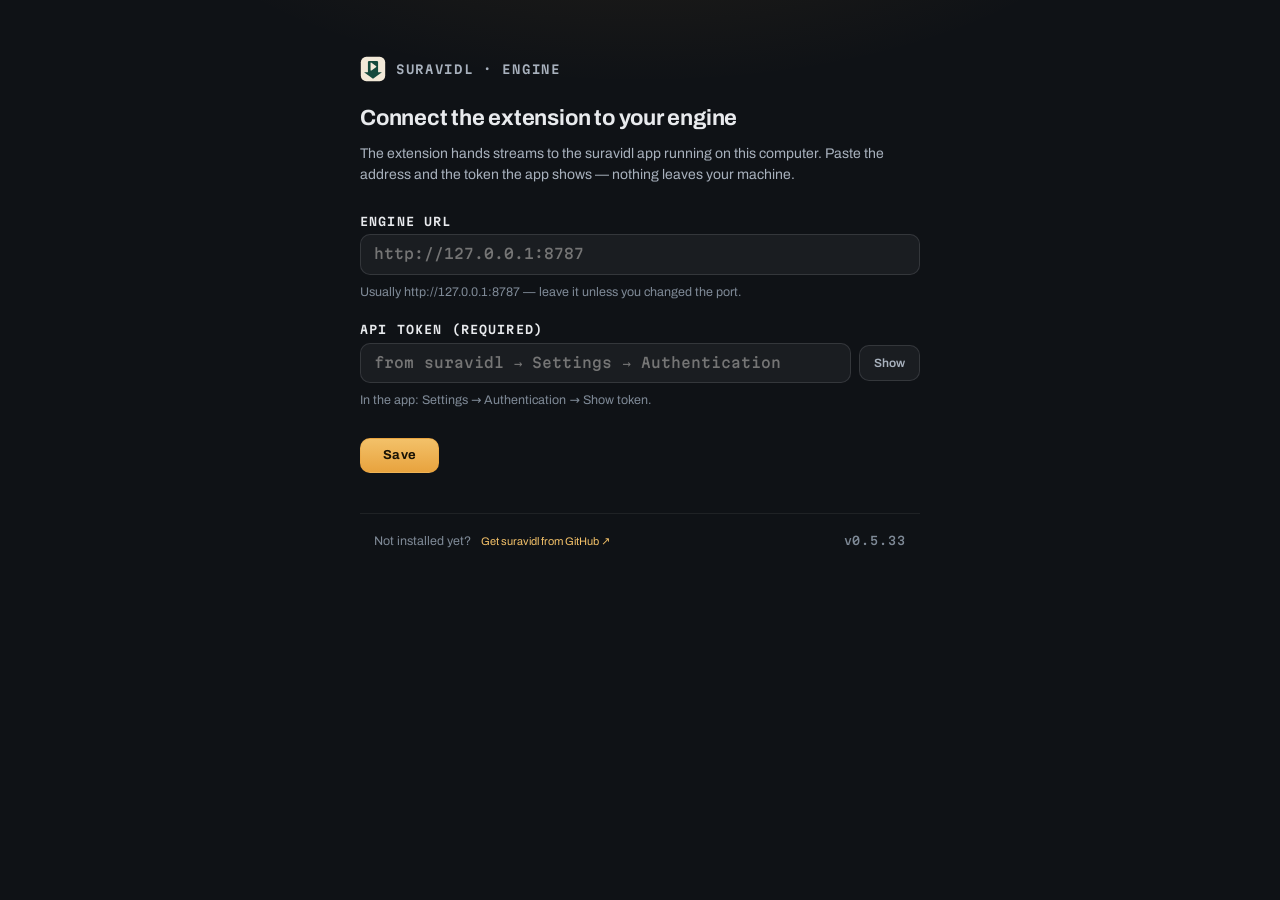
<file: extension/options.html>
<!doctype html>
<html lang="en">
  <head>
    <meta charset="utf-8" />
    <title>suravidl — engine</title>
    <link rel="stylesheet" href="popup.css" />
    <link rel="stylesheet" href="options.css" />
  </head>
  <body>
    <main class="page">
      <div class="brand">
        <svg class="mark" viewBox="0 0 256 256" aria-hidden="true">
          <path d="M 62 8 H 194 A 54 54 0 0 1 248 62 V 194 A 54 54 0 0 1 194 248 H 62 A 54 54 0 0 1 8 194 V 62 A 54 54 0 0 1 62 8 Z" fill="var(--mark-tile)"/>
          <path d="M 90 48 H 166 A 12 12 0 0 1 178 60 V 160 H 216 L 128 224 L 40 160 H 78 V 60 A 12 12 0 0 1 90 48 Z M 104 71 L 104 137 Q 104 148 113 141.6 L 157 110.4 Q 166 104 157 97.6 L 113 66.4 Q 104 60 104 71 Z" fill="var(--mark-arrow)" fill-rule="evenodd"/>
        </svg>
        <span>suravidl · engine</span>
      </div>

      <h1 data-i18n="Connect the extension to your engine">Connect the extension to your engine</h1>
      <p class="lede" data-i18n="The extension hands streams to the suravidl app running on this computer. Paste the address and the token the app shows — nothing leaves your machine.">The extension hands streams to the suravidl app running on this computer. Paste the address and the token the app shows — nothing leaves your machine.</p>

      <form id="engineForm" autocomplete="off">
        <label for="engineUrl" data-i18n="Engine URL">Engine URL</label>
        <input id="engineUrl" type="text" inputmode="url" spellcheck="false"
               placeholder="http://127.0.0.1:8787" />
        <p class="hint" data-i18n="Usually http://127.0.0.1:8787 — leave it unless you changed the port.">Usually http://127.0.0.1:8787 — leave it unless you changed the port.</p>

        <label for="engineToken" data-i18n="API token (required)">API token (required)</label>
        <div class="tokenrow">
          <input id="engineToken" type="password" spellcheck="false" required
                 aria-required="true"
                 placeholder="from suravidl → Settings → Authentication"
                 data-i18n-ph="from suravidl → Settings → Authentication" />
          <button id="reveal" class="reveal" type="button"
                  aria-label="Show the token" data-i18n="Show">Show</button>
        </div>
        <p class="hint" data-i18n="In the app: Settings → Authentication → Show token.">In the app: Settings → Authentication → Show token.</p>
        <p class="hint warn" id="tokenWarn" hidden
           data-i18n="No token saved: every download will be refused with 401 until you paste one here.">No token saved: every download will be refused with 401 until you paste one here.</p>

        <div class="row">
          <button id="save" class="save" type="button" data-i18n="Save">Save</button>
          <span id="msg" class="msg" role="status" aria-live="polite"></span>
        </div>
      </form>

      <footer>
        <span data-i18n="Not installed yet?">Not installed yet?</span>
        <a href="https://github.com/LoLyeah/suravidl#install" target="_blank" rel="noopener"
           data-i18n="Get suravidl from GitHub ↗">Get suravidl from GitHub ↗</a>
        <span class="ver" id="ver">v0.5.33</span>
      </footer>
    </main>
    <script src="i18n.js"></script>
    <script src="options.js"></script>
  </body>
</html>
</file>
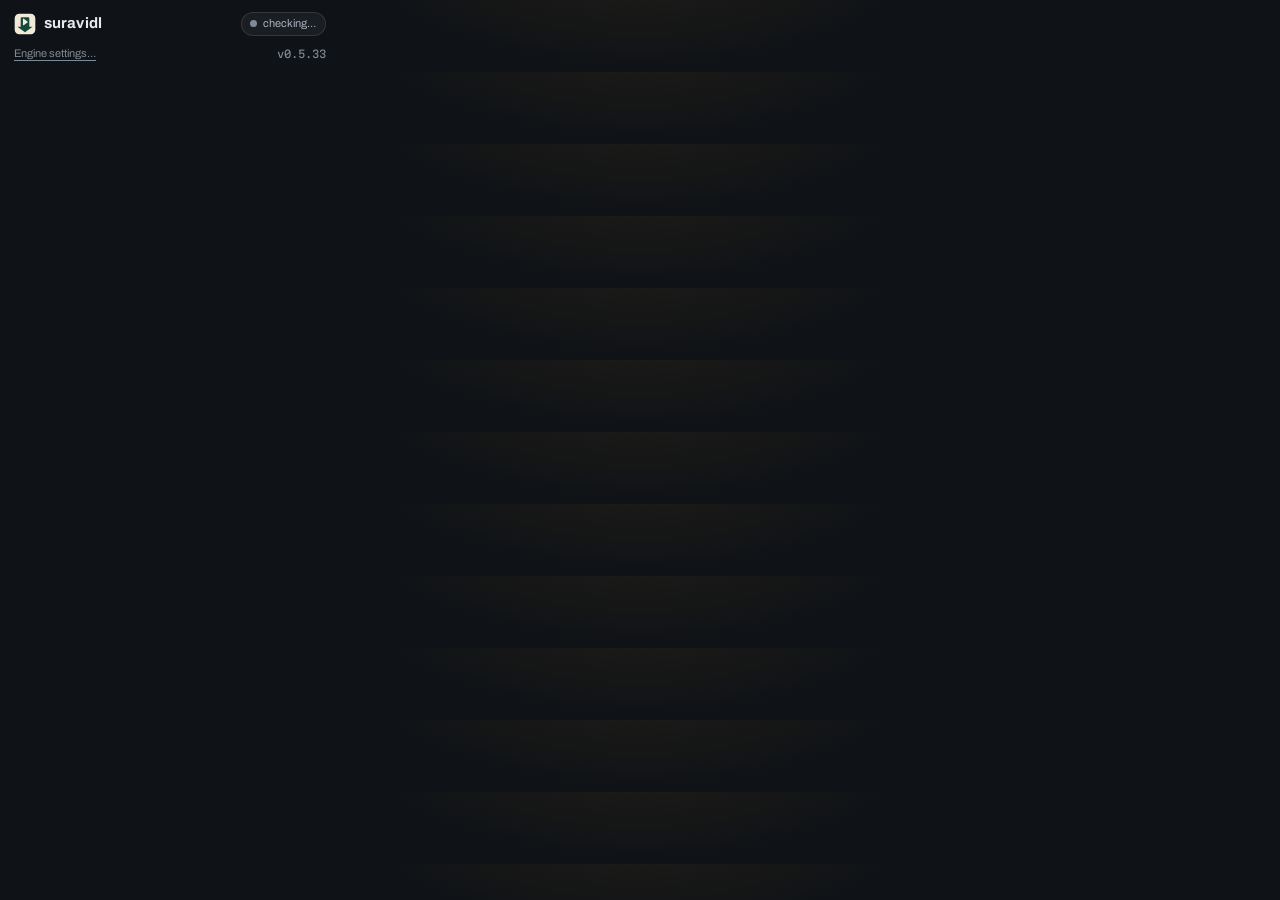
<file: extension/popup.html>
<!doctype html>
<html lang="en">
  <head>
    <meta charset="utf-8" />
    <link rel="stylesheet" href="popup.css" />
  </head>
  <body>
    <div class="shell">
      <header>
        <svg class="mark" viewBox="0 0 256 256" aria-hidden="true">
          <path d="M 62 8 H 194 A 54 54 0 0 1 248 62 V 194 A 54 54 0 0 1 194 248 H 62 A 54 54 0 0 1 8 194 V 62 A 54 54 0 0 1 62 8 Z" fill="var(--mark-tile)"/>
          <path d="M 90 48 H 166 A 12 12 0 0 1 178 60 V 160 H 216 L 128 224 L 40 160 H 78 V 60 A 12 12 0 0 1 90 48 Z M 104 71 L 104 137 Q 104 148 113 141.6 L 157 110.4 Q 166 104 157 97.6 L 113 66.4 Q 104 60 104 71 Z" fill="var(--mark-arrow)" fill-rule="evenodd"/>
        </svg>
        <span class="word">suravidl</span>
        <span class="engine" id="engine"><span class="led"></span><span id="engineText" data-i18n="checking…">checking…</span></span>
      </header>

      <section class="plate" id="found" hidden>
        <div class="site" id="site" hidden>
          <img id="favicon" alt="" width="16" height="16" src="icons/icon16.png" hidden />
          <span id="hostline"></span>
        </div>
        <h1 id="headline"></h1>
        <p class="sub" id="subline"></p>
        <div class="onevideo" id="onevideo" hidden>
          <span class="thumb" id="onethumb"></span>
          <span class="ometa" id="onemeta"></span>
        </div>
        <div class="pickgroup" id="pickgroup" hidden>
          <div class="lbl" id="pickLabel" data-i18n="which ones">which ones</div>
          <div class="streams" id="streams" role="group" aria-labelledby="pickLabel"></div>
          <button class="more" id="allbtn" type="button" aria-pressed="false" data-i18n="Select all">Select all</button>
          <div class="partsline foldline" id="foldline" hidden></div>
        </div>
        <button class="send" id="send" data-i18n="Choose quality in suravidl">Choose quality in suravidl</button>
        <button class="ghost wide" id="quick" data-i18n="Quick download — best quality">Quick download — best quality</button>
        <div class="cards" id="cards" role="group" aria-labelledby="headline" hidden></div>
        <p class="hint" id="cardhint" hidden data-i18n="If the video you are watching is not here, reload the page and play it for a second.">If the video you are watching is not here, reload the page and play it for a second.</p>
      </section>

      <section class="plate quiet" id="empty" hidden>
        <h1 id="emptyHead" data-i18n="Nothing playing yet">Nothing playing yet</h1>
        <p class="sub" id="emptySub" data-i18n="If this page has a video, play it for a moment, then press Check again.">If this page has a video, play it for a moment, then press Check again.</p>
        <button class="ghost" id="rescan" data-i18n="Check again">Check again</button>
      </section>

      <section class="plate quiet" id="oldext" hidden>
        <h1 data-i18n="This extension is older than the app">This extension is older than the app</h1>
        <p class="sub" id="oldextSay"></p>
        <p class="sub" data-i18n="Update it where you installed it — the browser's extensions page, or the store — then reopen the popup.">Update it where you installed it — the browser's extensions page, or the store — then reopen the popup.</p>
      </section>

      <section class="plate quiet" id="token" hidden>
        <h1 data-i18n="suravidl needs its API token">suravidl needs its API token</h1>
        <p class="sub" data-i18n="The app refuses every download without it, so nothing on this page can be sent yet.">The app refuses every download without it, so nothing on this page can be sent yet.</p>
        <p class="sub" data-i18n="In the app: Settings → Authentication → Show token. Paste it into the extension's options.">In the app: Settings → Authentication → Show token. Paste it into the extension's options.</p>
        <button class="ghost" id="tokenOpts" data-i18n="Open the token settings">Open the token settings</button>
      </section>

      <section class="plate quiet" id="down" hidden>
        <h1 data-i18n="suravidl isn’t running">suravidl isn’t running</h1>
        <p class="sub" data-i18n="Open the suravidl app, then try again.">Open the suravidl app, then try again.</p>
        <p class="sub getit"><span data-i18n="Not installed yet?">Not installed yet?</span>
          <a href="https://github.com/LoLyeah/suravidl#install" target="_blank" rel="noopener"
             data-i18n="Get suravidl from GitHub ↗">Get suravidl from GitHub ↗</a></p>
        <button class="ghost" id="retry" data-i18n="Try again">Try again</button>
      </section>

      <section class="plate quiet" id="recent" hidden>
        <h1 data-i18n="Recent downloads">Recent downloads</h1>
        <div class="recentlist" id="recentList"></div>
      </section>

      <div class="pagedoor" id="pagedoor" hidden>
        <button class="ghost wide" id="pagedl" type="button"
                data-i18n="Download this page with the app">Download this page with the app</button>
        <p class="hint" data-i18n="For friends-only or unlisted videos: the app fetches the page itself, with the cookies in its Settings → Authentication.">For friends-only or unlisted videos: the app fetches the page itself, with the cookies in its Settings → Authentication.</p>
      </div>

      <div class="status" id="status" role="status" aria-live="polite"></div>
    </div>

    <footer>
      <a href="#" id="optsLink" data-i18n="Engine settings…">Engine settings…</a>
      <span class="ver" id="ver">v0.5.33</span>
    </footer>
    <script src="i18n.js"></script>
    <script src="popup.js"></script>
  </body>
</html>
</file>
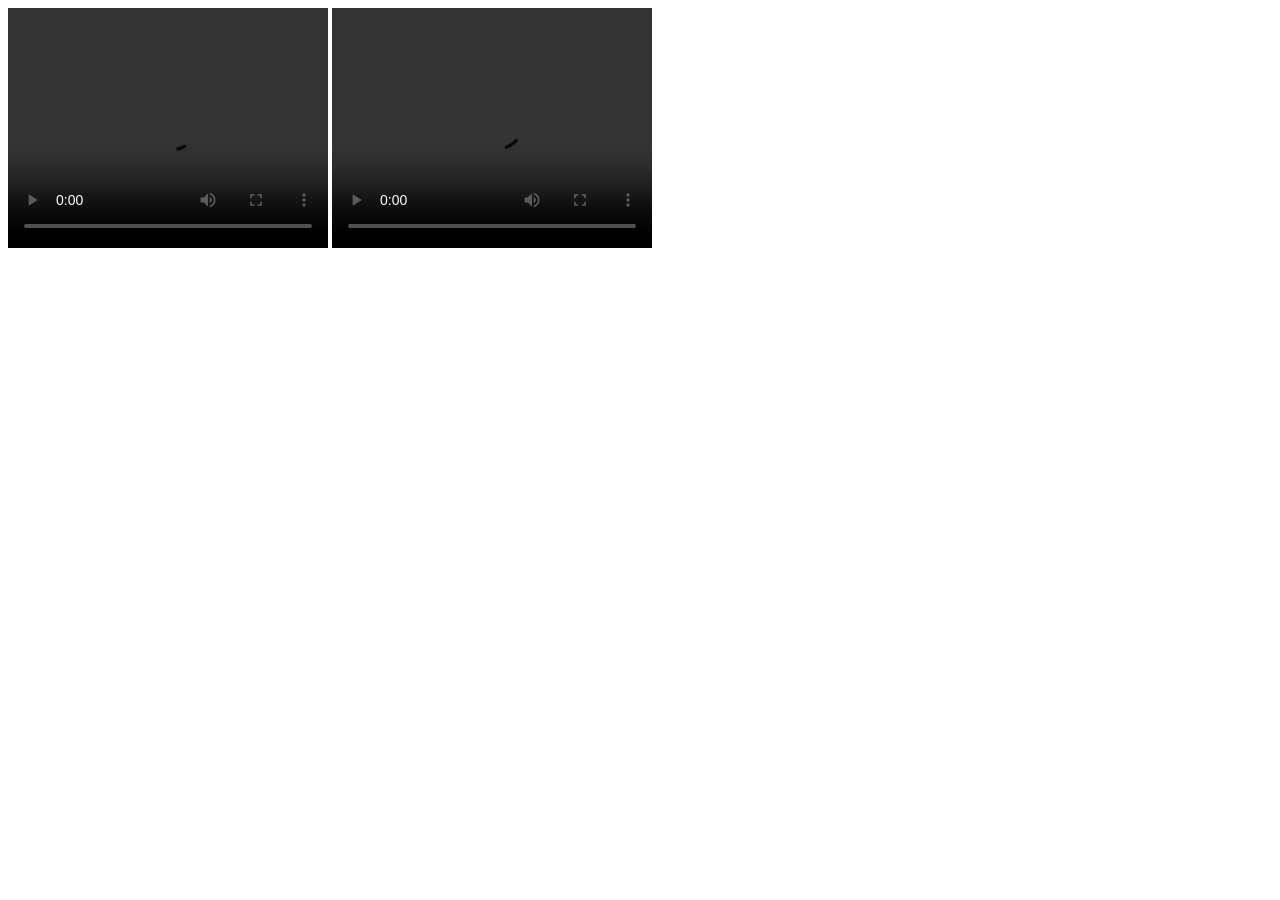
<file: tests/fixtures/playlist.html>
<!doctype html><html><head><title>Fixture playlist</title></head><body>
<video controls src="tiny.mp4" width="320" height="240"></video>
<video controls src="tiny2.mp4" width="320" height="240"></video>
</body></html>
</file>
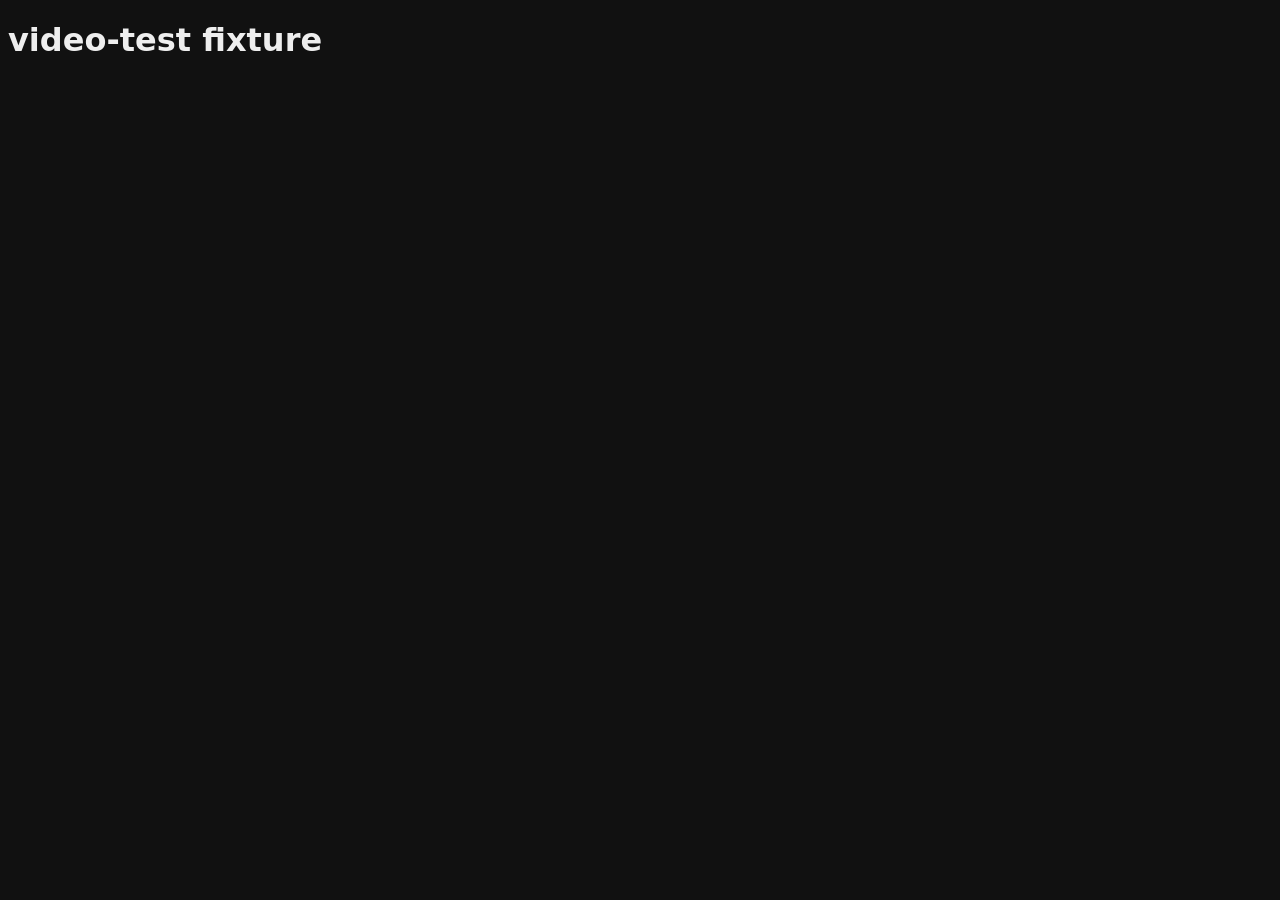
<file: tests/fixtures/video-test.html>
<!doctype html>
<html><head><title>suravidl detection test page</title></head>
<body style="background:#111;color:#eee;font-family:system-ui">
<h1>video-test fixture</h1>
<video autoplay muted loop playsinline src="tiny.mp4" width="320"></video>
</body></html>
</file>
<file: extension/popup.css>
/* suravidl extension popup — the house tokens, scaled to a 340px plate.
   Same room as the app: graphite ground, one lamp, smoked glass, signal
   amber for the one action. Archivo + Martian Mono ship beside this file. */
@font-face {
  font-family: "Archivo";
  src: url("fonts/archivo-var.woff2") format("woff2");
  font-weight: 100 900;
  font-display: swap;
}
@font-face {
  font-family: "Martian Mono";
  src: url("fonts/martian-mono-var.woff2") format("woff2");
  font-weight: 100 800;
  font-display: swap;
}

:root {
  color-scheme: dark;   /* native bits (panel frame, scrollbars) start dark */
  --bg: #0f1216;
  --text: #e8eaed;
  --muted: #a8b1bd;
  --dim: #7f8a97;
  --line: rgba(232, 236, 240, .12);
  --line-soft: rgba(232, 236, 240, .07);
  --glass-bg: rgba(232, 236, 240, .05);
  --glass-bg-strong: rgba(232, 236, 240, .09);
  --glass-blur: blur(14px) saturate(115%);
  --inset-hi: rgba(255, 255, 255, .10);
  --accent: #e8a33e;
  --accent2: #f3c169;
  --accent-fg: #1a1305;
  --accent-soft: rgba(232, 163, 62, .16);
  --accent-line: rgba(232, 163, 62, .45);
  --accent-glow: rgba(232, 163, 62, .55);
  --ok: #4ecf83;
  --err: #ff8078;
  --sel: rgba(232, 163, 62, .30);
  --lamp: rgba(232, 163, 62, .10);
  --shadow: 0 18px 40px rgba(0, 0, 0, .5), 0 2px 10px rgba(0, 0, 0, .35);
  /* the chip at night: cream tile, pine arrow (the brand's dark-room twin) */
  --mark-tile: #F2E9D8;
  --mark-arrow: #14493C;
}

* { box-sizing: border-box; }

html, body { margin: 0; }

body {
  width: 340px;
  font: 400 13px/1.45 "Archivo", system-ui, -apple-system, sans-serif;
  color: var(--text);
  background:
    radial-gradient(420px 200px at 50% -70px, var(--lamp), transparent 70%),
    var(--bg);
  -webkit-font-smoothing: antialiased;
}

/* ---------- the parts nobody draws, drawn ---------- */
::selection { background: var(--sel); }
:focus-visible { outline: 2px solid var(--accent); outline-offset: 2px; }
* { caret-color: var(--accent); }
::-webkit-scrollbar { width: 10px; }
::-webkit-scrollbar-thumb { background: rgba(232, 236, 240, .16); border-radius: 999px;
  border: 3px solid transparent; background-clip: padding-box; }
::-webkit-scrollbar-thumb:hover { background: rgba(232, 236, 240, .28);
  border: 3px solid transparent; background-clip: padding-box; }

.shell { padding: 12px 14px 10px; }

/* ---------- header: mark, word, engine light ---------- */
header { display: flex; align-items: center; gap: 8px; }
.mark { width: 22px; height: 22px; display: block; }
.word { font-weight: 700; font-size: 15px; letter-spacing: .1px; }
.engine {
  margin-left: auto; display: inline-flex; align-items: center; gap: 6px;
  padding: 3px 9px 3px 8px; border-radius: 999px;
  background: var(--glass-bg); border: 1px solid var(--line);
  font-size: 11px; color: var(--muted);
}
.led { width: 7px; height: 7px; border-radius: 50%; background: var(--dim); }
.engine.ok .led { background: var(--ok); box-shadow: 0 0 6px rgba(78, 207, 131, .6); }
.engine.down .led { background: var(--accent); box-shadow: 0 0 6px var(--accent-glow); }

/* ---------- the plate ---------- */
.plate {
  margin-top: 12px; padding: 14px; border-radius: 20px;
  background: var(--glass-bg);
  -webkit-backdrop-filter: var(--glass-blur);
  backdrop-filter: var(--glass-blur);
  border: 1px solid var(--line);
  box-shadow: inset 0 1px 0 var(--inset-hi), var(--shadow);
}
@supports not ((backdrop-filter: blur(1px)) or (-webkit-backdrop-filter: blur(1px))) {
  .plate { background: #14181d; }   /* a fake half-glass never ships */
}
.plate.quiet { box-shadow: inset 0 1px 0 var(--inset-hi); }

.site { display: flex; align-items: center; gap: 7px; margin-bottom: 8px; }
.site img { width: 16px; height: 16px; }
.site span { font-size: 12px; color: var(--muted); }

h1 { margin: 0; font-size: 15px; font-weight: 700; line-height: 1.35; }
.sub a { color: var(--accent2); text-decoration: underline; text-underline-offset: 3px; }
@media (hover: hover) { .sub a:hover { color: var(--accent); } }
.sub { margin: 6px 0 0; font-size: 12.5px; line-height: 1.45; color: var(--muted); }

/* ---------- which stream (only when the page offered several) ---------- */
.pickgroup { margin-top: 12px; }
.lbl { font-size: 11px; font-weight: 700; letter-spacing: .14em;
  text-transform: uppercase; color: var(--dim); }
.streams {
  /* the newest video's own streams fit without scrolling; the long tail is
     folded away behind #foldline, not scrolled past (v0.5.20) */
  max-height: 236px; overflow-y: auto; margin-top: 6px;
  /* overflow clips at the padding box: 4px keeps the last row's rounded
     bottom from sitting flush against the clip edge */
  padding-bottom: 4px;
  scrollbar-width: thin;                              /* Firefox */
  scrollbar-color: rgba(232, 236, 240, .16) transparent;
}
.stream {
  display: grid; grid-template-columns: 1fr auto; align-items: center;
  gap: 0 8px; padding: 7px 9px; margin-top: 5px;
  border: 1px solid var(--line-soft); border-radius: 9px;
  font-size: 12.5px;
}
.stream:first-child { margin-top: 0; }
.pickline {
  display: flex; align-items: center; gap: 9px;
  min-width: 0; cursor: pointer;
}
.pickline .ssay { overflow: hidden; text-overflow: ellipsis; white-space: nowrap; }
.pickline input {
  /* a checkbox, drawn as a checkbox: this list is multi-select, and a
     circle promises a single choice (v0.5.12) */
  appearance: none; -webkit-appearance: none; margin: 0;
  width: 15px; height: 15px; flex: none; border-radius: 4.5px;
  border: 1.5px solid var(--line); background: transparent;
}
.pickline input:checked { border-color: var(--accent); background: var(--accent-soft); }
.pickline input:checked::after {
  content: ""; display: block; width: 7px; height: 3.5px; margin: 2.7px 0 0 2.2px;
  border-left: 2px solid var(--accent); border-bottom: 2px solid var(--accent);
  transform: rotate(-45deg); transform-origin: center;
}
.pickline input:focus-visible { outline: 2px solid var(--accent); outline-offset: 2px; }
.stream:has(input:focus-visible) { outline: 2px solid var(--accent); outline-offset: 2px; }
.more {
  flex: none; border: 1px solid var(--line-soft); background: transparent;
  color: var(--dim); border-radius: 8px; padding: 2px 7px; cursor: pointer;
  font-family: "Archivo", system-ui, sans-serif;
  font-size: 11px; font-weight: 600; letter-spacing: .12em; text-transform: uppercase;
}
.more:hover { color: var(--text); border-color: var(--line); }
.more[aria-expanded="true"] { color: var(--accent); border-color: var(--accent); }

/* the recommended row: the newest video's biggest file (v0.5.20) */
.pickline .best {
  flex: none; padding: 1px 5px; border-radius: 5px;
  color: var(--accent); background: var(--accent-soft);
  font-size: 9.5px; font-weight: 700; letter-spacing: .10em; text-transform: uppercase;
}

/* the finds from before this video, folded away by default (v0.5.20) */
.earlier {
  margin: 9px 0 3px 2px; padding-top: 7px;
  border-top: 1px solid var(--line-soft);
  color: var(--dim);
  font-size: 10px; font-weight: 600; letter-spacing: .12em; text-transform: uppercase;
}

/* one video on the page: its own frame says more than any label (v0.5.26) */
.onevideo {
  display: grid; grid-template-columns: 92px 1fr; gap: 10px; align-items: center;
  margin-top: 9px;
}
.ometa { font-size: 12px; color: var(--text); font-variant-numeric: tabular-nums; }

/* one card per video when a feed has more than one on the page (v0.5.22) */
.cards { display: grid; gap: 8px; margin-top: 10px; }
.card {
  display: grid; grid-template-columns: 92px 1fr; gap: 10px; align-items: center;
  padding: 6px; text-align: left;
  background: var(--glass-bg); border: 1px solid var(--line-soft);
  border-radius: 10px; color: var(--text);
  font-family: "Archivo", system-ui, sans-serif;
}
.card:hover { background: var(--glass-bg-strong); border-color: var(--line); }
.card:focus-visible { outline: 2px solid var(--accent); outline-offset: 2px; }
.thumb {
  width: 92px; height: 52px; border-radius: 6px;
  background: linear-gradient(135deg, rgba(255,255,255,.07), rgba(255,255,255,.02));
  background-size: cover; background-position: center;
  border: 1px solid var(--line-soft);
}
.cmeta { display: grid; gap: 3px; min-width: 0; }
.cline { font-size: 12.5px; font-weight: 600; }
.cacts { display: flex; align-items: center; gap: 12px; white-space: nowrap; }
.cdl, .cqual {
  background: none; border: 0; padding: 0; cursor: pointer;
  font-family: inherit; font-size: 11px;
}
.cdl { font-weight: 600; color: var(--accent); }
.cqual { color: var(--dim); }
.cdl:hover, .cqual:hover { text-decoration: underline; }
/* the list is the page's history, not a promise that it holds this video */
.hint { margin: 9px 2px 0; font-size: 10.5px; line-height: 1.45; color: var(--dim); }

/* the page door (v0.5.30): the one route that works for a video the CDN
   will not replay — quiet, at the foot of the shell, never above the list */
.pagedoor { margin-top: 10px; padding-top: 8px; border-top: 1px solid var(--line, rgba(232,236,240,.10)); }
.pagedoor .hint { margin-top: 6px; }

/* a stream's parts hang under its master; the toggle line stays quiet */
.stream.part { margin-left: 22px; }
.partsline { margin: 2px 0 8px 22px; }
/* outside the scroll box, and at the list's own margin, not a part's */
.foldline { margin: 5px 0 2px; }
.partstoggle {
  background: none;
  border: 0;
  padding: 0;
  color: var(--accent);
  font: inherit;
  font-size: 12px;
  cursor: pointer;
}
.partstoggle:hover { text-decoration: underline; }
.raw {
  grid-column: 1 / -1; margin: 7px 0 3px; padding: 8px 10px;
  font: 10.5px/1.5 ui-monospace, "SF Mono", Menlo, Consolas, monospace;
  color: var(--muted); background: var(--glass-bg);
  border: 1px solid var(--line-soft); border-radius: 8px;
  white-space: pre-wrap; word-break: break-all; user-select: text;
}
@media (hover: hover) {
  .stream:hover { background: var(--glass-bg-strong); }
}

/* ---------- the one amber control ---------- */
.send {
  width: 100%; margin-top: 12px; height: 40px;
  border: 0; border-radius: 9px; cursor: pointer;
  background: var(--accent); color: var(--accent-fg);
  font: 700 13.5px "Archivo", inherit; letter-spacing: .1px;
  box-shadow: 0 10px 22px -10px var(--accent-glow), inset 0 1px 0 rgba(255, 255, 255, .35);
  transition: transform .12s ease-out, background-color .12s ease-out;
}
.send:active { transform: scale(.97); }
@media (hover: hover) { .send:hover { background: var(--accent2); } }
.send:disabled { opacity: .75; pointer-events: none; }
.send.busy { animation: breathe 1.1s ease-in-out infinite; }

.ghost {
  margin-top: 12px; height: 36px; padding: 0 14px;
  border-radius: 9px; cursor: pointer;
  background: var(--glass-bg); border: 1px solid var(--line); color: var(--text);
  font: 700 12.5px "Archivo", inherit;
  transition: transform .12s ease-out;
}
.ghost:active { transform: scale(.97); }
.ghost.wide { width: 100%; margin-top: 8px; }   /* the quick door, one beat quieter */
.ghost:disabled { opacity: .75; pointer-events: none; }
@media (hover: hover) {
  .ghost:hover { background: var(--glass-bg-strong); border-color: rgba(232, 236, 240, .22); }
}

/* ---------- v0.5.12: the mirror — the app's states, at the door ---------- */
.recentlist { margin-top: 8px; display: grid; gap: 5px; }
.recent-row { display: flex; align-items: center; gap: 8px; font-size: 12.5px; min-width: 0; }
.rdot { width: 7px; height: 7px; flex: none; border-radius: 50%; background: var(--dim); }
.recent-row.st-downloading .rdot { background: var(--accent); box-shadow: 0 0 6px var(--accent-glow); }
.recent-row.st-merging .rdot { background: var(--accent); }
.recent-row.st-completed .rdot { background: var(--ok); }
.recent-row.st-failed .rdot { background: var(--err); }
.recent-row.st-queued .rdot { background: var(--muted); }
.rname { overflow: hidden; text-overflow: ellipsis; white-space: nowrap; min-width: 0; }
.rstate { margin-left: auto; flex: none; font-size: 11px; color: var(--dim); }
.rnote { font-size: 11.5px; line-height: 1.4; color: var(--muted); padding-left: 15px; }

/* ---------- status ---------- */
.status { margin-top: 10px; font-size: 12.5px; line-height: 1.45; color: var(--muted); }
.status:empty { display: none; }
.status.ok { color: var(--ok); }
.status.bad { color: var(--err); }

/* ---------- footer ---------- */
footer {
  display: flex; align-items: center; justify-content: space-between;
  padding: 0 14px 10px;
}
footer a { font-size: 11px; color: var(--dim); text-decoration: underline;
  text-underline-offset: 3px; }
@media (hover: hover) { footer a:hover { color: var(--muted); } }
.ver { font: 400 10.5px "Martian Mono", ui-monospace, Menlo, monospace; color: var(--dim); }

/* ---------- one authored moment ---------- */
.plate { animation: rise .24s cubic-bezier(.22, 1, .36, 1); }
@keyframes rise { from { opacity: 0; transform: translateY(6px); } }
@keyframes breathe { 50% { filter: brightness(1.12); } }
@media (prefers-reduced-motion: reduce) {
  .plate, .send, .ghost { animation: none; transition: none; }
}
</file>
<file: extension/options.css>
/* suravidl extension — the engine page. Same room as the popup: graphite
   ground, one lamp, smoked glass, signal amber for the one action. Tokens
   and both faces come from popup.css, which the page links first; this file
   only lays out a page that is a tab, not a 340px plate. */

body {
  width: auto;                    /* popup.css pins the popup's 340px */
  min-height: 100vh;
  background:
    radial-gradient(720px 320px at 50% -140px, var(--lamp), transparent 70%),
    var(--bg);
}

.page {
  width: min(560px, calc(100vw - 48px));
  margin: 0 auto;
  padding: 56px 0 40px;
}

.brand {
  display: flex;
  align-items: center;
  gap: 10px;
  color: var(--muted);
  font: 600 12px/1 "Martian Mono", ui-monospace, monospace;
  letter-spacing: .14em;
  text-transform: uppercase;
}
.brand .mark { width: 26px; height: 26px; display: block; }

.page h1 {
  margin: 22px 0 0;
  font-size: 22px;                /* popup.css's h1 is a 15px popup head */
  font-weight: 700;
  line-height: 1.3;
  letter-spacing: -.01em;
}

.lede {
  margin: 10px 0 0;
  color: var(--muted);
  font-size: 14px;
  line-height: 1.55;
}

form { margin: 30px 0 0; }

label {
  display: block;
  margin: 22px 0 7px;
  color: var(--text);
  font: 600 11.5px/1 "Martian Mono", ui-monospace, monospace;
  letter-spacing: .1em;
  text-transform: uppercase;
}

input[type="text"], input[type="password"] {
  width: 100%;
  padding: 11px 13px;
  color: var(--text);
  font: 500 14px/1.2 "Martian Mono", ui-monospace, monospace;
  background: var(--glass-bg);
  border: 1px solid var(--line);
  border-radius: 10px;
  outline: none;
}
input[type="text"]:focus, input[type="password"]:focus {
  border-color: var(--accent-line);
  box-shadow: 0 0 0 3px var(--accent-soft);
}

.tokenrow { display: flex; gap: 8px; align-items: center; }
.tokenrow input { flex: 1 1 auto; min-width: 0; }

.hint {
  margin: 8px 0 0;
  color: var(--dim);
  font-size: 12.5px;
  line-height: 1.5;
}
.hint b { color: var(--muted); font-weight: 600; }
/* an empty token is a broken setup, not a preference */
.hint.warn { color: var(--err, #ff8a80); }

.row { display: flex; align-items: center; gap: 14px; margin-top: 28px; }

.reveal {
  flex: none;
  padding: 11px 14px;
  color: var(--muted);
  font: 600 12px/1 "Archivo", system-ui, sans-serif;
  background: var(--glass-bg);
  border: 1px solid var(--line);
  border-radius: 10px;
  cursor: pointer;
}
@media (hover: hover) { .reveal:hover { color: var(--text); border-color: var(--line-soft); } }

.save {
  padding: 10px 22px;
  color: var(--accent-fg);
  font: 700 13px/1 "Archivo", system-ui, sans-serif;
  letter-spacing: .02em;
  background: linear-gradient(180deg, var(--accent2), var(--accent));
  border: 1px solid var(--accent-line);
  border-radius: 10px;
  cursor: pointer;
}
@media (hover: hover) { .save:hover { filter: brightness(1.06); } }

.msg { color: var(--ok); font-size: 13px; min-height: 18px; }

footer {
  margin-top: 40px;
  padding-top: 18px;
  border-top: 1px solid var(--line-soft);
  display: flex;
  gap: 10px;
  align-items: baseline;
  flex-wrap: wrap;
  color: var(--dim);
  font-size: 12.5px;
}
footer a { color: var(--accent2); text-decoration: none; }
@media (hover: hover) { footer a:hover { color: var(--accent); } }
footer .ver {
  margin-left: auto;
  font: 500 11.5px/1 "Martian Mono", ui-monospace, monospace;
  letter-spacing: .08em;
}
</file>
